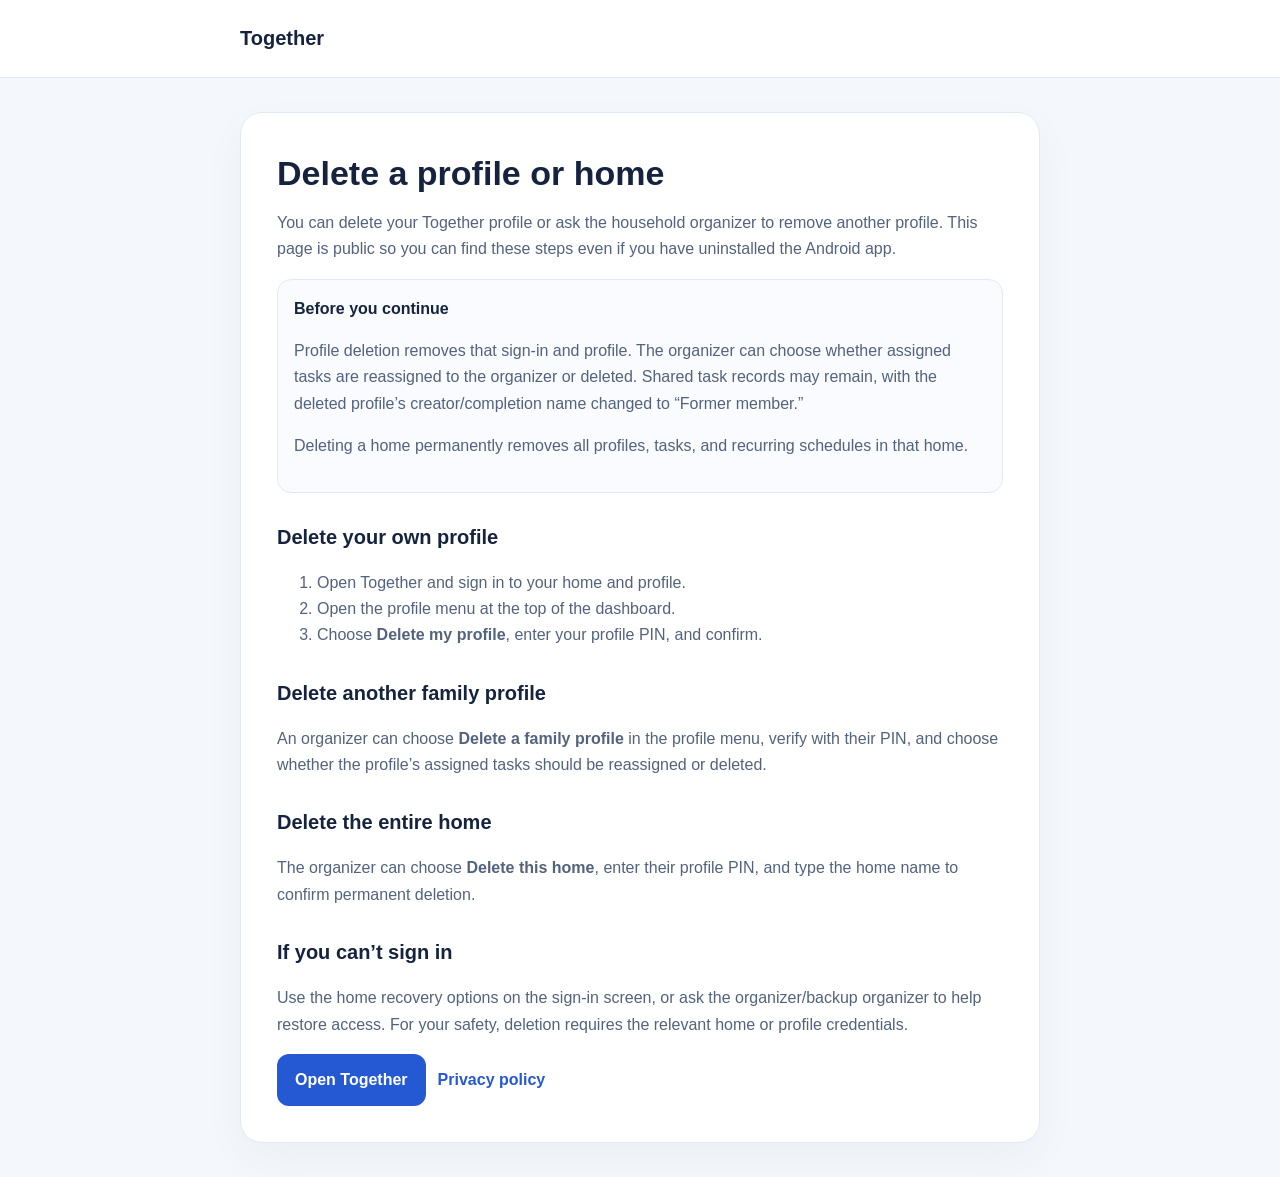
<file: web/data-deletion.html>
<!doctype html>
<html lang="en">
<head>
  <meta charset="utf-8">
  <meta name="viewport" content="width=device-width, initial-scale=1">
  <meta name="theme-color" content="#f4f7fb">
  <title>Delete your Together profile or home</title>
  <style>
    :root{font-family:Arial,sans-serif;color:#15233f;background:#f4f7fb;line-height:1.65}*{box-sizing:border-box}body{margin:0}.top{padding:22px max(22px,calc((100vw - 800px)/2));font-size:20px;font-weight:700;background:#fff;border-bottom:1px solid #e2e9f4}.wrap{max-width:800px;margin:34px auto;padding:36px;background:#fff;border:1px solid #e2e9f4;border-radius:22px;box-shadow:0 16px 44px #15233f0a}h1{font-size:34px;line-height:1.2;margin:4px 0 12px}h2{font-size:20px;margin:28px 0 8px}p,li{color:#53627d}.card{padding:16px;border:1px solid #e2e9f4;border-radius:14px;margin:14px 0;background:#f9fbff}.button{display:inline-block;padding:13px 18px;border-radius:12px;background:#2459d3;color:white;font-weight:700;text-decoration:none}.back{display:inline-block;margin-left:12px;color:#2459d3;font-weight:700;text-decoration:none}@media(max-width:600px){.top{padding:18px}.wrap{margin:16px;padding:24px 20px;border-radius:16px}h1{font-size:29px}.back{margin:14px 0 0;display:block}}
  </style>
</head>
<body>
  <header class="top">Together</header>
  <main class="wrap">
    <h1>Delete a profile or home</h1>
    <p>You can delete your Together profile or ask the household organizer to remove another profile. This page is public so you can find these steps even if you have uninstalled the Android app.</p>
    <div class="card"><strong>Before you continue</strong><p>Profile deletion removes that sign-in and profile. The organizer can choose whether assigned tasks are reassigned to the organizer or deleted. Shared task records may remain, with the deleted profile’s creator/completion name changed to “Former member.”</p><p>Deleting a home permanently removes all profiles, tasks, and recurring schedules in that home.</p></div>
    <h2>Delete your own profile</h2>
    <ol><li>Open Together and sign in to your home and profile.</li><li>Open the profile menu at the top of the dashboard.</li><li>Choose <strong>Delete my profile</strong>, enter your profile PIN, and confirm.</li></ol>
    <h2>Delete another family profile</h2>
    <p>An organizer can choose <strong>Delete a family profile</strong> in the profile menu, verify with their PIN, and choose whether the profile’s assigned tasks should be reassigned or deleted.</p>
    <h2>Delete the entire home</h2>
    <p>The organizer can choose <strong>Delete this home</strong>, enter their profile PIN, and type the home name to confirm permanent deletion.</p>
    <h2>If you can’t sign in</h2>
    <p>Use the home recovery options on the sign-in screen, or ask the organizer/backup organizer to help restore access. For your safety, deletion requires the relevant home or profile credentials.</p>
    <a class="button" href="/">Open Together</a><a class="back" href="/privacy">Privacy policy</a>
  </main>
</body>
</html>
</file>
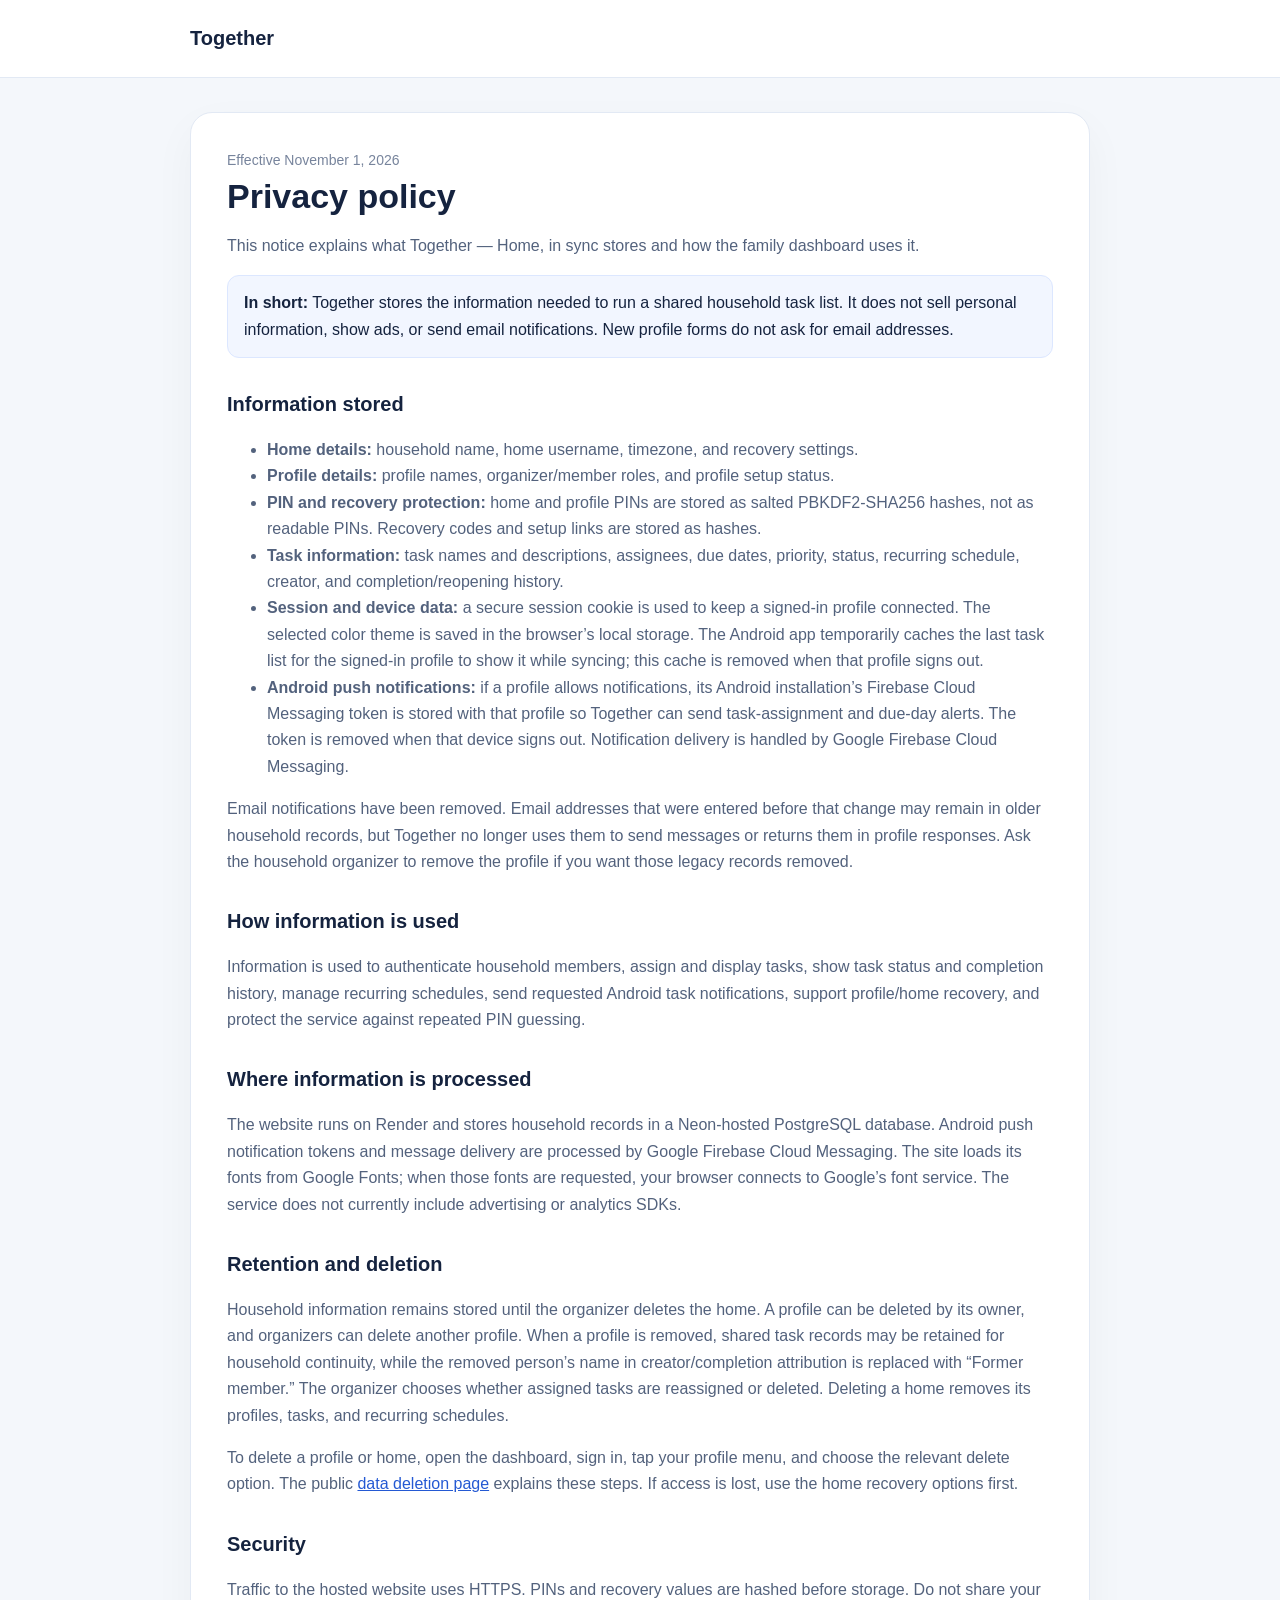
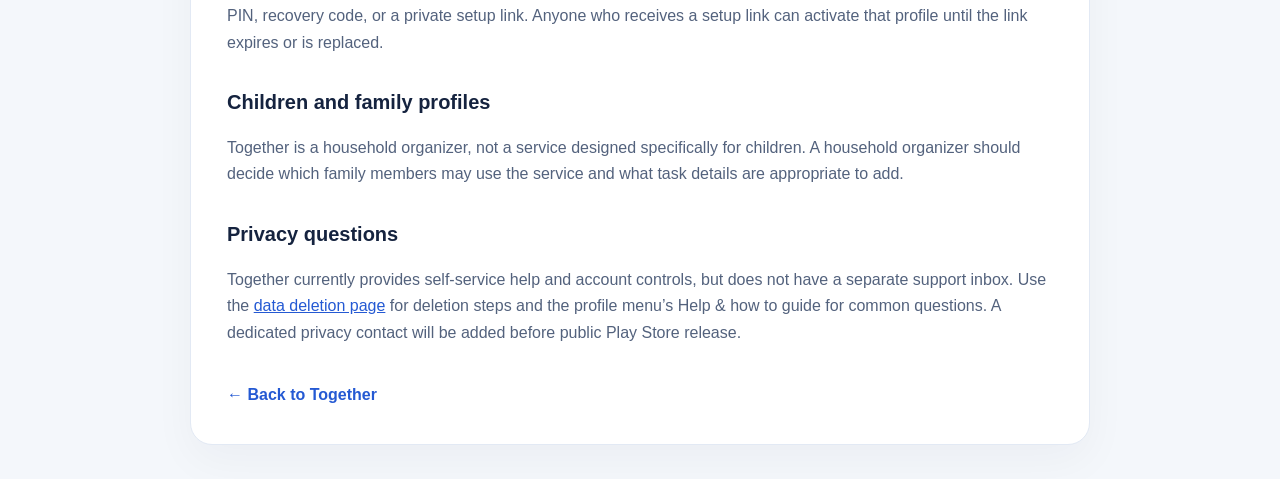
<file: web/privacy.html>
<!doctype html>
<html lang="en">
<head>
  <meta charset="utf-8">
  <meta name="viewport" content="width=device-width, initial-scale=1">
  <meta name="theme-color" content="#f4f7fb">
  <title>Privacy policy — Together</title>
  <style>
    :root{font-family:Arial,sans-serif;color:#15233f;background:#f4f7fb;line-height:1.65}*{box-sizing:border-box}body{margin:0}.top{padding:22px max(22px,calc((100vw - 900px)/2));font-size:20px;font-weight:700;background:#fff;border-bottom:1px solid #e2e9f4}.wrap{max-width:900px;margin:34px auto;padding:36px;background:#fff;border:1px solid #e2e9f4;border-radius:22px;box-shadow:0 16px 44px #15233f0a}h1{font-size:34px;line-height:1.2;margin:4px 0 12px}h2{font-size:20px;margin:30px 0 8px}p,li{color:#53627d}a{color:#2459d3}.date{color:#77849c;font-size:14px}.callout{padding:14px 16px;border-radius:12px;background:#f2f6ff;border:1px solid #dce7ff}.back{display:inline-flex;margin-top:20px;font-weight:700;text-decoration:none}@media(max-width:600px){.top{padding:18px}.wrap{margin:16px;padding:24px 20px;border-radius:16px}h1{font-size:29px}}
  </style>
</head>
<body>
  <header class="top">Together</header>
  <main class="wrap">
    <div class="date">Effective November 1, 2026</div>
    <h1>Privacy policy</h1>
    <p>This notice explains what Together — Home, in sync stores and how the family dashboard uses it.</p>
    <div class="callout"><strong>In short:</strong> Together stores the information needed to run a shared household task list. It does not sell personal information, show ads, or send email notifications. New profile forms do not ask for email addresses.</div>

    <h2>Information stored</h2>
    <ul>
      <li><strong>Home details:</strong> household name, home username, timezone, and recovery settings.</li>
      <li><strong>Profile details:</strong> profile names, organizer/member roles, and profile setup status.</li>
      <li><strong>PIN and recovery protection:</strong> home and profile PINs are stored as salted PBKDF2-SHA256 hashes, not as readable PINs. Recovery codes and setup links are stored as hashes.</li>
      <li><strong>Task information:</strong> task names and descriptions, assignees, due dates, priority, status, recurring schedule, creator, and completion/reopening history.</li>
      <li><strong>Session and device data:</strong> a secure session cookie is used to keep a signed-in profile connected. The selected color theme is saved in the browser’s local storage. The Android app temporarily caches the last task list for the signed-in profile to show it while syncing; this cache is removed when that profile signs out.</li>
      <li><strong>Android push notifications:</strong> if a profile allows notifications, its Android installation’s Firebase Cloud Messaging token is stored with that profile so Together can send task-assignment and due-day alerts. The token is removed when that device signs out. Notification delivery is handled by Google Firebase Cloud Messaging.</li>
    </ul>
    <p>Email notifications have been removed. Email addresses that were entered before that change may remain in older household records, but Together no longer uses them to send messages or returns them in profile responses. Ask the household organizer to remove the profile if you want those legacy records removed.</p>

    <h2>How information is used</h2>
    <p>Information is used to authenticate household members, assign and display tasks, show task status and completion history, manage recurring schedules, send requested Android task notifications, support profile/home recovery, and protect the service against repeated PIN guessing.</p>

    <h2>Where information is processed</h2>
    <p>The website runs on Render and stores household records in a Neon-hosted PostgreSQL database. Android push notification tokens and message delivery are processed by Google Firebase Cloud Messaging. The site loads its fonts from Google Fonts; when those fonts are requested, your browser connects to Google’s font service. The service does not currently include advertising or analytics SDKs.</p>

    <h2>Retention and deletion</h2>
    <p>Household information remains stored until the organizer deletes the home. A profile can be deleted by its owner, and organizers can delete another profile. When a profile is removed, shared task records may be retained for household continuity, while the removed person’s name in creator/completion attribution is replaced with “Former member.” The organizer chooses whether assigned tasks are reassigned or deleted. Deleting a home removes its profiles, tasks, and recurring schedules.</p>
    <p>To delete a profile or home, open the dashboard, sign in, tap your profile menu, and choose the relevant delete option. The public <a href="/data-deletion">data deletion page</a> explains these steps. If access is lost, use the home recovery options first.</p>

    <h2>Security</h2>
    <p>Traffic to the hosted website uses HTTPS. PINs and recovery values are hashed before storage. Do not share your PIN, recovery code, or a private setup link. Anyone who receives a setup link can activate that profile until the link expires or is replaced.</p>

    <h2>Children and family profiles</h2>
    <p>Together is a household organizer, not a service designed specifically for children. A household organizer should decide which family members may use the service and what task details are appropriate to add.</p>

    <h2>Privacy questions</h2>
    <p>Together currently provides self-service help and account controls, but does not have a separate support inbox. Use the <a href="/data-deletion">data deletion page</a> for deletion steps and the profile menu’s Help &amp; how to guide for common questions. A dedicated privacy contact will be added before public Play Store release.</p>
    <a class="back" href="/">← Back to Together</a>
  </main>
</body>
</html>
</file>
